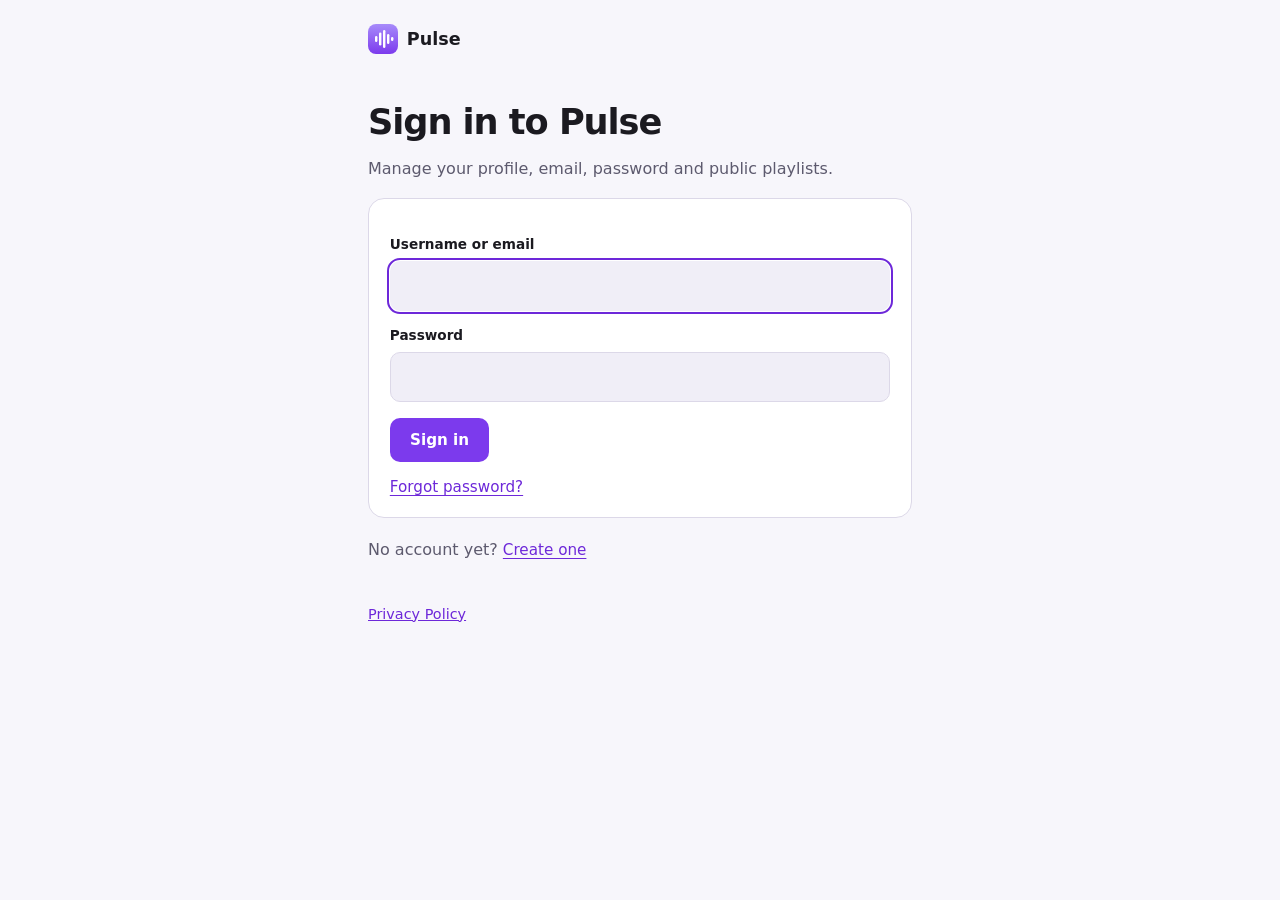
<file: site/account/index.html>
<!doctype html>
<html lang="en">
<head>
<meta charset="utf-8">
<script>try{var t=localStorage.getItem("pulse-theme");document.documentElement.dataset.theme=t||(matchMedia("(prefers-color-scheme: light)").matches?"light":"dark")}catch(e){document.documentElement.dataset.theme="dark"}</script>
<meta name="viewport" content="width=device-width, initial-scale=1">
<title>Your account · Pulse</title>
<meta name="robots" content="noindex">
<meta name="theme-color" content="#0b0b0e">
<meta name="description" content="Sign in to Pulse to sync your playlists and profile.">
<link rel="icon" href="../favicon.ico" sizes="any">
<link rel="icon" href="../img/favicon-32.png" sizes="32x32" type="image/png">
<meta property="og:site_name" content="Pulse">
<meta property="og:description" content="Sign in to Pulse to sync your playlists and profile.">
<meta property="og:image" content="https://listen2pulse.github.io/img/social-3.png">
<meta name="twitter:card" content="summary_large_image">
<style>
:root { --bg: #0b0b0e; --surface: #16161b; --surface-2: #1d1d24; --border: #2c2c36; --text: #ededf1; --muted: #a3a3b0; --accent: #7c3aed; --accent-soft: #a78bfa; --bad: #ffb4c2; --good: #86efac; color-scheme: dark; }
html[data-theme="light"] { --bg: #f7f6fb; --surface: #ffffff; --surface-2: #f0eef7; --border: #dcd8e8; --text: #1b1a20; --muted: #5d5a6e; --accent-soft: #6d28d9; --bad: #b4233c; --good: #15803d; color-scheme: light; }
* { box-sizing: border-box; }
body { margin: 0; min-height: 100vh; background: var(--bg); color: var(--text); font: 400 1rem/1.6 "Segoe UI Variable Text", "Segoe UI", system-ui, -apple-system, Arial, sans-serif; padding: 1.5rem; }
main { max-width: 34rem; margin: 0 auto; padding-bottom: 3rem; }
.home { display: inline-flex; align-items: center; gap: .55rem; color: var(--text); text-decoration: none; font-weight: 700; font-size: 1.1rem; }
.home svg { width: 30px; height: 30px; }
h1 { font-size: clamp(1.7rem, 5vw, 2.2rem); letter-spacing: -.03em; margin: 2rem 0 .4rem; overflow-wrap: anywhere; }
h2 { font-size: 1.05rem; margin: 0 0 .6rem; }
p { color: var(--muted); margin: .3rem 0; }
a { color: var(--accent-soft); }
.card { background: var(--surface); border: 1px solid var(--border); border-radius: 16px; padding: 1.3rem; margin-top: 1rem; }
label { display: block; font-size: .85rem; font-weight: 600; margin: .9rem 0 .3rem; }
input, textarea { width: 100%; font: inherit; color: var(--text); background: var(--surface-2); border: 1px solid var(--border); border-radius: 10px; padding: .7rem .85rem; }
textarea { min-height: 5rem; resize: vertical; }
input:focus, textarea:focus { outline: 2px solid var(--accent-soft); outline-offset: 1px; border-color: transparent; }
.row { display: flex; gap: .6rem; flex-wrap: wrap; align-items: center; margin-top: 1rem; }
button, .b { font-family: inherit; font-size: .95rem; font-weight: 600; line-height: 1.2; padding: .75rem 1.2rem; border-radius: 10px; border: 1px solid var(--border); background: transparent; color: var(--text); cursor: pointer; text-decoration: none; display: inline-flex; align-items: center; gap: .4rem; }
button:hover, .b:hover { border-color: var(--accent-soft); }
button.main { background: var(--accent); border-color: transparent; color: #fff; }
button.main:hover { filter: brightness(1.08); }
button.danger { color: var(--bad); }
button.main.danger { background: #b4233c; color: #fff; }
button:disabled { opacity: .55; cursor: wait; }
button:focus-visible, .b:focus-visible, a:focus-visible { outline: 2px solid var(--accent-soft); outline-offset: 3px; }
.link { border: 0; padding: 0; background: none; color: var(--accent-soft); font-weight: 500; text-decoration: underline; text-underline-offset: 3px; }
.hint { margin: .3rem 0 0; color: var(--muted); font-size: .82rem; }
.human { margin-top: 1rem; min-height: 65px; }
label.check { display: flex; gap: .55rem; align-items: flex-start; font-weight: 500; line-height: 1.45; margin-top: 1.1rem; }
label.check input { width: auto; margin-top: .2rem; accent-color: var(--accent); }
.msg { margin-top: .9rem; padding: .7rem .9rem; border-radius: 10px; font-size: .92rem; }
.msg.bad { background: color-mix(in srgb, var(--bad) 14%, transparent); color: var(--bad); }
.msg.good { background: color-mix(in srgb, var(--good) 14%, transparent); color: var(--good); }
.msg.info { background: color-mix(in srgb, var(--accent) 16%, transparent); color: var(--text); }
.who { display: flex; gap: 1rem; align-items: center; margin-top: 1.6rem; }
.avatar { width: 72px; height: 72px; border-radius: 50%; display: grid; place-items: center; background: linear-gradient(#a78bfa, #7c3aed); font-size: 1.9rem; font-weight: 700; color: #fff; flex: none; }
.who h1 { margin: 0; }
ul.lists { list-style: none; padding: 0; margin: .4rem 0 0; }
ul.lists li { display: flex; gap: .8rem; align-items: center; padding: .55rem 0; border-top: 1px solid var(--border); }
ul.lists li:first-child { border-top: 0; }
ul.lists img, ul.lists .ph { width: 44px; height: 44px; border-radius: 8px; object-fit: cover; background: var(--surface-2); flex: none; }
ul.lists .t { flex: 1; min-width: 0; }
ul.lists .t b, ul.lists .t span { display: block; white-space: nowrap; overflow: hidden; text-overflow: ellipsis; }
ul.lists .t span { color: var(--muted); font-size: .85rem; }
ul.lists button, ul.lists .b { padding: .5rem .8rem; font-size: .85rem; }
details summary { cursor: pointer; font-weight: 600; }
details[open] summary { margin-bottom: .4rem; }
.sr { position: absolute; width: 1px; height: 1px; overflow: hidden; clip: rect(0 0 0 0); white-space: nowrap; }
@media (pointer: fine) {
  html { cursor: url("data:image/svg+xml,%3Csvg xmlns='http://www.w3.org/2000/svg' width='28' height='28' viewBox='0 0 28 28'%3E%3Cpath d='M4 3v19.5l5.6-5.4 3.6 8.4 3.6-1.6-3.6-8.2H21z' fill='%230b0b0e' stroke='%23a78bfa' stroke-width='1.8' stroke-linejoin='round'/%3E%3C/svg%3E") 4 3, auto; }
  a, button, summary, label { cursor: url("data:image/svg+xml,%3Csvg xmlns='http://www.w3.org/2000/svg' width='28' height='28' viewBox='0 0 28 28'%3E%3Cpath d='M4 3v19.5l5.6-5.4 3.6 8.4 3.6-1.6-3.6-8.2H21z' fill='%237c3aed' stroke='%23f5f3ff' stroke-width='1.8' stroke-linejoin='round'/%3E%3C/svg%3E") 4 3, pointer; }
}
</style>
<style>@media all { @view-transition { navigation: auto; } ::view-transition-old(root) { animation: .22s ease-in both vt-out; } ::view-transition-new(root) { animation: .32s cubic-bezier(.2, .7, .2, 1) both vt-in; } @keyframes vt-out { to { opacity: 0; } } @keyframes vt-in { from { opacity: 0; transform: translateY(8px); } } }</style>
</head>
<body>
<main>
  <a class="home" href="../">
    <svg viewBox="0 0 30 30" aria-hidden="true"><defs><linearGradient id="g" x1="0" y1="0" x2="0" y2="1"><stop offset="0" stop-color="#a78bfa"/><stop offset="1" stop-color="#7c3aed"/></linearGradient></defs><rect width="30" height="30" rx="8" fill="url(#g)"/><g fill="#fff"><rect x="7" y="12" width="2.4" height="6" rx="1.2"/><rect x="11" y="8.5" width="2.4" height="13" rx="1.2"/><rect x="15" y="6" width="2.4" height="18" rx="1.2"/><rect x="19" y="10" width="2.4" height="10" rx="1.2"/><rect x="23" y="13" width="2.4" height="4" rx="1.2"/></g></svg>
    Pulse
  </a>
  <div id="page" aria-live="polite"><p style="margin-top:2rem">Loading…</p></div>
  <p style="margin-top:2.5rem;font-size:.9rem"><a href="../privacy/">Privacy Policy</a></p>
  <noscript><p>This page needs JavaScript. You can also manage your account in the Pulse app: Settings → Account.</p></noscript>
</main>
<script src="account.js"></script>
</body>
</html>
</file>
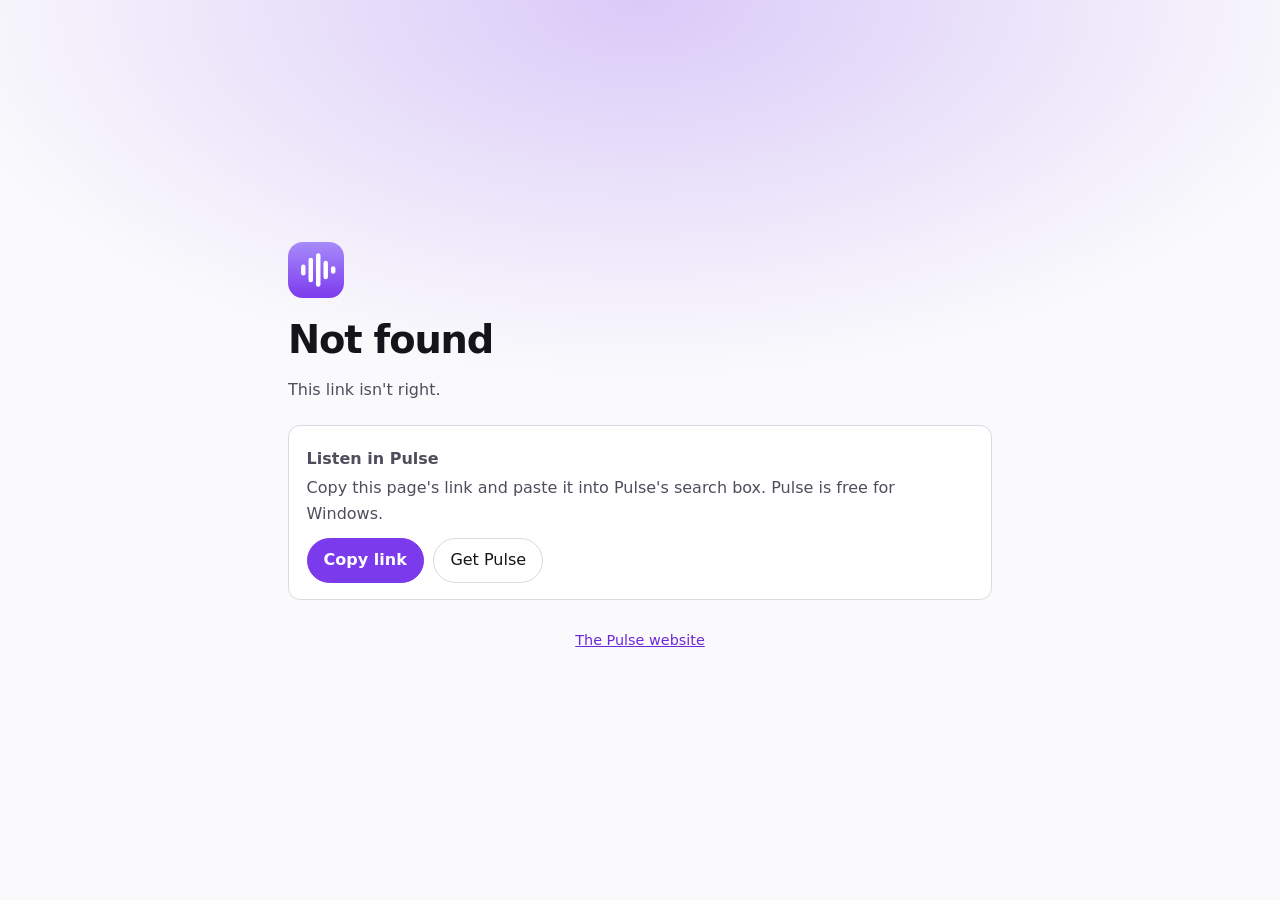
<file: site/p.html>
<!doctype html>
<html lang="en">
<head>
<meta charset="utf-8">
<script>try{var t=localStorage.getItem("pulse-theme");document.documentElement.dataset.theme=t||(matchMedia("(prefers-color-scheme: light)").matches?"light":"dark")}catch(e){document.documentElement.dataset.theme="dark"}</script>
<meta name="viewport" content="width=device-width, initial-scale=1">
<title>Playlist · Pulse</title>
<meta name="robots" content="noindex">
<meta name="theme-color" content="#0b0b0e">
<link rel="icon" href="img/favicon-32.png" sizes="32x32" type="image/png">
<style>
:root { --bg: #0b0b0e; --surface: #16161b; --border: #2c2c36; --text: #ededf1; --muted: #a3a3b0; --accent: #7c3aed; --accent-soft: #a78bfa; color-scheme: dark; }
* { box-sizing: border-box; }
body { margin: 0; min-height: 100vh; display: grid; place-items: center; background: radial-gradient(80% 60% at 50% 0%, rgba(124, 58, 237, .25), transparent 70%), var(--bg); color: var(--text); font: 400 1rem/1.6 "Segoe UI Variable Text", "Segoe UI", system-ui, -apple-system, Arial, sans-serif; padding: 1.5rem; }
main { max-width: 34rem; text-align: center; }
h1 { font-size: clamp(1.8rem, 5vw, 2.4rem); letter-spacing: -.03em; margin: 1rem 0 .5rem; }
p { color: var(--muted); margin: .4rem 0; }
a { color: var(--accent-soft); }
.btn { display: inline-flex; gap: .5rem; align-items: center; margin-top: 1.4rem; padding: .85rem 1.35rem; border-radius: 999px; background: var(--accent); color: #fff; font-weight: 600; text-decoration: none; box-shadow: 0 8px 28px rgba(124, 58, 237, .35); }
.btn:hover { background: #6d28d9; }
a:focus-visible { outline: 3px solid var(--accent-soft); outline-offset: 3px; border-radius: 8px; }
.note { margin-top: 1.8rem; font-size: .9rem; }
.logo { width: 56px; height: 56px; }

/* Cursor: black arrow with a purple edge; purple over anything clickable.
   Native cursors (no script), only for mouse users. */
@media (pointer: fine) {
  html { cursor: url("data:image/svg+xml,%3Csvg xmlns='http://www.w3.org/2000/svg' width='28' height='28' viewBox='0 0 28 28'%3E%3Cpath d='M4 3v19.5l5.6-5.4 3.6 8.4 3.6-1.6-3.6-8.2H21z' fill='%230b0b0e' stroke='%23a78bfa' stroke-width='1.8' stroke-linejoin='round'/%3E%3C/svg%3E") 4 3, auto; }
  a, button, summary, label, [role="button"] { cursor: url("data:image/svg+xml,%3Csvg xmlns='http://www.w3.org/2000/svg' width='28' height='28' viewBox='0 0 28 28'%3E%3Cpath d='M4 3v19.5l5.6-5.4 3.6 8.4 3.6-1.6-3.6-8.2H21z' fill='%237c3aed' stroke='%23f5f3ff' stroke-width='1.8' stroke-linejoin='round'/%3E%3C/svg%3E") 4 3, pointer; }
}
</style>
<style>
main { max-width: 44rem; width: 100%; text-align: left; }
.top { display: flex; gap: 1.2rem; align-items: center; margin-top: 1.2rem; }
.cover { width: 132px; height: 132px; border-radius: 12px; object-fit: cover; background: var(--surface); flex: none; box-shadow: 0 10px 30px rgba(0,0,0,.4); }
.avatar { width: 112px; height: 112px; border-radius: 50%; display: grid; place-items: center; background: linear-gradient(#a78bfa, #7c3aed); font-size: 2.6rem; font-weight: 700; color: #fff; flex: none; }
.kind { text-transform: uppercase; letter-spacing: .08em; font-size: .75rem; font-weight: 600; color: var(--muted); margin: 0; }
h1 { text-align: left; margin: .2rem 0 .3rem; overflow-wrap: anywhere; }
ol { list-style: none; padding: 0; margin: 1.6rem 0 0; }
li { display: grid; grid-template-columns: 2rem 44px 1fr auto; gap: .8rem; align-items: center; padding: .45rem .5rem; border-radius: 8px; }
li:hover { background: var(--surface); }
li .n { color: var(--muted); text-align: right; font-variant-numeric: tabular-nums; }
li img, li .ph { width: 44px; height: 44px; border-radius: 6px; object-fit: cover; background: var(--surface); }
li .t { min-width: 0; }
li .t b, li .t span { display: block; white-space: nowrap; overflow: hidden; text-overflow: ellipsis; }
li .t span, li .d { color: var(--muted); font-size: .9rem; }
.cards { display: grid; grid-template-columns: repeat(auto-fill, minmax(150px, 1fr)); gap: 1rem; margin-top: 1.2rem; }
.card { display: block; text-decoration: none; color: var(--text); background: var(--surface); padding: .7rem; border-radius: 12px; }
.card img, .card .ph { width: 100%; aspect-ratio: 1; border-radius: 8px; object-fit: cover; background: var(--border); display: block; }
.card b { display: block; margin-top: .5rem; overflow-wrap: anywhere; }
.card span { color: var(--muted); font-size: .85rem; }
.open { margin-top: 1.4rem; padding: 1rem 1.1rem; border: 1px solid var(--border); border-radius: 12px; background: var(--surface); }
.open p { margin: .25rem 0; }
.open .row { display: flex; gap: .6rem; flex-wrap: wrap; margin-top: .7rem; }
.open button, .open a.b { font: inherit; padding: .55rem 1rem; border-radius: 999px; border: 1px solid var(--border); background: transparent; color: var(--text); text-decoration: none; }
.open .main { background: var(--accent); border-color: var(--accent); color: #fff; font-weight: 600; }
.center { text-align: center; }
html[data-theme="light"] .avatar { color: #fff; }
</style>
<link rel="stylesheet" href="site.css">
</head>
<body>
<main>
  <a href="./" aria-label="Pulse website"><svg class="logo" viewBox="0 0 30 30" aria-hidden="true"><defs><linearGradient id="g" x1="0" y1="0" x2="0" y2="1"><stop offset="0" stop-color="#a78bfa"/><stop offset="1" stop-color="#7c3aed"/></linearGradient></defs><rect width="30" height="30" rx="8" fill="url(#g)"/><g fill="#fff"><rect x="7" y="12" width="2.4" height="6" rx="1.2"/><rect x="11" y="8.5" width="2.4" height="13" rx="1.2"/><rect x="15" y="6" width="2.4" height="18" rx="1.2"/><rect x="19" y="10" width="2.4" height="10" rx="1.2"/><rect x="23" y="13" width="2.4" height="4" rx="1.2"/></g></svg></a>
  <div id="page" aria-live="polite"><p>Loading…</p></div>
  <div class="open">
    <p><b>Listen in Pulse</b></p>
    <p>Copy this page's link and paste it into Pulse's search box. Pulse is free for Windows.</p>
    <div class="row"><button class="main" id="copy" type="button">Copy link</button><a class="b" href="download/">Get Pulse</a></div>
  </div>
  <p class="note center"><a href="./">The Pulse website</a></p>
</main>
<script src="share.js"></script>
<script>PulseShare.playlist();</script>
<script src="site.js" defer></script>
</body>
</html>
</file>
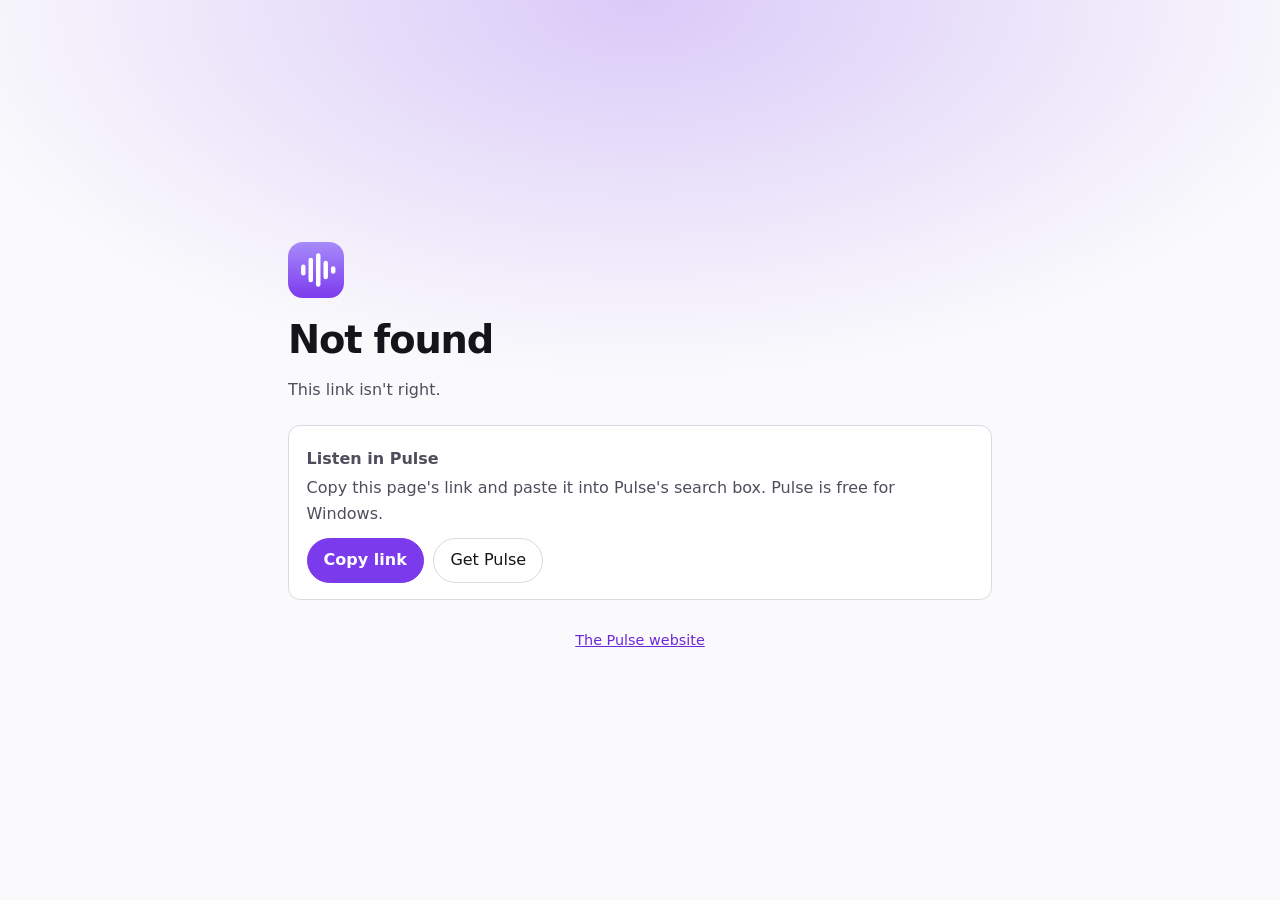
<file: site/u.html>
<!doctype html>
<html lang="en">
<head>
<meta charset="utf-8">
<script>try{var t=localStorage.getItem("pulse-theme");document.documentElement.dataset.theme=t||(matchMedia("(prefers-color-scheme: light)").matches?"light":"dark")}catch(e){document.documentElement.dataset.theme="dark"}</script>
<meta name="viewport" content="width=device-width, initial-scale=1">
<title>Profile · Pulse</title>
<meta name="robots" content="noindex">
<meta name="theme-color" content="#0b0b0e">
<link rel="icon" href="img/favicon-32.png" sizes="32x32" type="image/png">
<style>
:root { --bg: #0b0b0e; --surface: #16161b; --border: #2c2c36; --text: #ededf1; --muted: #a3a3b0; --accent: #7c3aed; --accent-soft: #a78bfa; color-scheme: dark; }
* { box-sizing: border-box; }
body { margin: 0; min-height: 100vh; display: grid; place-items: center; background: radial-gradient(80% 60% at 50% 0%, rgba(124, 58, 237, .25), transparent 70%), var(--bg); color: var(--text); font: 400 1rem/1.6 "Segoe UI Variable Text", "Segoe UI", system-ui, -apple-system, Arial, sans-serif; padding: 1.5rem; }
main { max-width: 34rem; text-align: center; }
h1 { font-size: clamp(1.8rem, 5vw, 2.4rem); letter-spacing: -.03em; margin: 1rem 0 .5rem; }
p { color: var(--muted); margin: .4rem 0; }
a { color: var(--accent-soft); }
.btn { display: inline-flex; gap: .5rem; align-items: center; margin-top: 1.4rem; padding: .85rem 1.35rem; border-radius: 999px; background: var(--accent); color: #fff; font-weight: 600; text-decoration: none; box-shadow: 0 8px 28px rgba(124, 58, 237, .35); }
.btn:hover { background: #6d28d9; }
a:focus-visible { outline: 3px solid var(--accent-soft); outline-offset: 3px; border-radius: 8px; }
.note { margin-top: 1.8rem; font-size: .9rem; }
.logo { width: 56px; height: 56px; }

/* Cursor: black arrow with a purple edge; purple over anything clickable.
   Native cursors (no script), only for mouse users. */
@media (pointer: fine) {
  html { cursor: url("data:image/svg+xml,%3Csvg xmlns='http://www.w3.org/2000/svg' width='28' height='28' viewBox='0 0 28 28'%3E%3Cpath d='M4 3v19.5l5.6-5.4 3.6 8.4 3.6-1.6-3.6-8.2H21z' fill='%230b0b0e' stroke='%23a78bfa' stroke-width='1.8' stroke-linejoin='round'/%3E%3C/svg%3E") 4 3, auto; }
  a, button, summary, label, [role="button"] { cursor: url("data:image/svg+xml,%3Csvg xmlns='http://www.w3.org/2000/svg' width='28' height='28' viewBox='0 0 28 28'%3E%3Cpath d='M4 3v19.5l5.6-5.4 3.6 8.4 3.6-1.6-3.6-8.2H21z' fill='%237c3aed' stroke='%23f5f3ff' stroke-width='1.8' stroke-linejoin='round'/%3E%3C/svg%3E") 4 3, pointer; }
}
</style>
<style>
main { max-width: 44rem; width: 100%; text-align: left; }
.top { display: flex; gap: 1.2rem; align-items: center; margin-top: 1.2rem; }
.cover { width: 132px; height: 132px; border-radius: 12px; object-fit: cover; background: var(--surface); flex: none; box-shadow: 0 10px 30px rgba(0,0,0,.4); }
.avatar { width: 112px; height: 112px; border-radius: 50%; display: grid; place-items: center; background: linear-gradient(#a78bfa, #7c3aed); font-size: 2.6rem; font-weight: 700; color: #fff; flex: none; }
.badge { display: inline-flex; align-items: center; gap: .35em; margin: .2rem 0 .4rem; padding: .2rem .65rem; border-radius: 999px; font-size: .8rem; font-weight: 600; color: #fbbf24; background: rgba(251, 191, 36, .1); border: 1px solid rgba(251, 191, 36, .35); }
.kind { text-transform: uppercase; letter-spacing: .08em; font-size: .75rem; font-weight: 600; color: var(--muted); margin: 0; }
h1 { text-align: left; margin: .2rem 0 .3rem; overflow-wrap: anywhere; }
ol { list-style: none; padding: 0; margin: 1.6rem 0 0; }
li { display: grid; grid-template-columns: 2rem 44px 1fr auto; gap: .8rem; align-items: center; padding: .45rem .5rem; border-radius: 8px; }
li:hover { background: var(--surface); }
li .n { color: var(--muted); text-align: right; font-variant-numeric: tabular-nums; }
li img, li .ph { width: 44px; height: 44px; border-radius: 6px; object-fit: cover; background: var(--surface); }
li .t { min-width: 0; }
li .t b, li .t span { display: block; white-space: nowrap; overflow: hidden; text-overflow: ellipsis; }
li .t span, li .d { color: var(--muted); font-size: .9rem; }
.cards { display: grid; grid-template-columns: repeat(auto-fill, minmax(150px, 1fr)); gap: 1rem; margin-top: 1.2rem; }
.card { display: block; text-decoration: none; color: var(--text); background: var(--surface); padding: .7rem; border-radius: 12px; }
.card img, .card .ph { width: 100%; aspect-ratio: 1; border-radius: 8px; object-fit: cover; background: var(--border); display: block; }
.card b { display: block; margin-top: .5rem; overflow-wrap: anywhere; }
.card span { color: var(--muted); font-size: .85rem; }
.open { margin-top: 1.4rem; padding: 1rem 1.1rem; border: 1px solid var(--border); border-radius: 12px; background: var(--surface); }
.open p { margin: .25rem 0; }
.open .row { display: flex; gap: .6rem; flex-wrap: wrap; margin-top: .7rem; }
.open button, .open a.b { font: inherit; padding: .55rem 1rem; border-radius: 999px; border: 1px solid var(--border); background: transparent; color: var(--text); text-decoration: none; }
.open .main { background: var(--accent); border-color: var(--accent); color: #fff; font-weight: 600; }
.center { text-align: center; }
html[data-theme="light"] .avatar { color: #fff; }
img.avatar { object-fit: cover; background: #1d1b26; }
</style>
<link rel="stylesheet" href="site.css">
</head>
<body>
<main>
  <a href="./" aria-label="Pulse website"><svg class="logo" viewBox="0 0 30 30" aria-hidden="true"><defs><linearGradient id="g" x1="0" y1="0" x2="0" y2="1"><stop offset="0" stop-color="#a78bfa"/><stop offset="1" stop-color="#7c3aed"/></linearGradient></defs><rect width="30" height="30" rx="8" fill="url(#g)"/><g fill="#fff"><rect x="7" y="12" width="2.4" height="6" rx="1.2"/><rect x="11" y="8.5" width="2.4" height="13" rx="1.2"/><rect x="15" y="6" width="2.4" height="18" rx="1.2"/><rect x="19" y="10" width="2.4" height="10" rx="1.2"/><rect x="23" y="13" width="2.4" height="4" rx="1.2"/></g></svg></a>
  <div id="page" aria-live="polite"><p>Loading…</p></div>
  <div class="open">
    <p><b>Listen in Pulse</b></p>
    <p>Copy this page's link and paste it into Pulse's search box. Pulse is free for Windows.</p>
    <div class="row"><button class="main" id="copy" type="button">Copy link</button><a class="b" href="download/">Get Pulse</a></div>
  </div>
  <p class="note center"><a href="./">The Pulse website</a></p>
</main>
<script src="share.js"></script>
<script>PulseShare.profile();</script>
<script src="site.js" defer></script>
</body>
</html>
</file>
<file: site/site.css>
/* Shared by every page: the floating menu (with its phone version), the light theme,
   and the scroll-in motion. The theme is set on <html data-theme> before the page
   draws (a small script in each page's <head>), so there's no flash. */

/* ---------- Floating menu ---------- */
header.top { position: sticky; top: 0; z-index: 10; padding: .8rem 0; pointer-events: none; background: none; border: 0; backdrop-filter: none; }
.nav { position: relative; pointer-events: auto; display: flex; align-items: center; gap: 1rem; width: min(100% - 1.5rem, 980px); height: auto; margin-inline: auto; padding: .45rem .45rem .45rem 1rem; background: rgba(19, 19, 24, .86); border: 1px solid var(--border); border-radius: 999px; box-shadow: 0 10px 40px rgba(0, 0, 0, .35); }
@supports (backdrop-filter: blur(10px)) { .nav { background: rgba(19, 19, 24, .66); backdrop-filter: blur(10px) saturate(140%); } }
.brand { display: flex; align-items: center; gap: .55rem; color: var(--text); text-decoration: none; font-weight: 700; font-size: 1.08rem; letter-spacing: -.01em; }
.brand svg { width: 26px; height: 26px; }
.brand small { color: var(--muted); font-weight: 500; font-size: .92rem; }
html { scroll-padding-top: 90px; }
.nav nav { margin-inline: auto; }
.nav ul { display: flex; gap: .2rem; list-style: none; margin: 0; padding: 0; }
.nav ul a { display: block; padding: .45rem .8rem; border-radius: 999px; color: var(--muted); text-decoration: none; font-size: .93rem; }
.nav ul a:hover, .nav ul a[aria-current] { color: var(--text); background: var(--surface-2); }
.nav .btn { padding: .6rem 1.05rem; font-size: .9rem; margin: 0; box-shadow: none; }

/* Round icon buttons in the menu: theme switch and (on phones) the menu */
.nav-icon { flex: none; display: grid; place-items: center; width: 38px; height: 38px; border-radius: 50%; border: 1px solid transparent; background: none; color: var(--muted); }
.nav-icon:hover { color: var(--text); background: var(--surface-2); }
.nav-icon:focus-visible { outline: 3px solid var(--accent-soft); outline-offset: 2px; }
.nav-icon svg { width: 19px; height: 19px; }
.account-btn { text-decoration: none; }
.account-btn.signed-in { background: var(--surface-2); border-color: var(--border); color: var(--text); font-weight: 700; font-size: .95rem; }
.account-btn.signed-in:hover { color: var(--text); border-color: var(--muted); }
.nav-icon .sun { display: none; }
[data-theme="light"] .nav-icon .sun { display: block; }
[data-theme="light"] .nav-icon .moon { display: none; }
.menu-btn { display: none; }
.menu-btn .i-close, .menu-btn[aria-expanded="true"] .i-open { display: none; }
.menu-btn[aria-expanded="true"] .i-close { display: inline; }

/* Phone: the links move into a panel under the menu */
.menu-panel { position: absolute; left: 0; right: 0; top: calc(100% + .5rem); display: grid; gap: .2rem; padding: .5rem; background: var(--surface); border: 1px solid var(--border); border-radius: 20px; box-shadow: 0 24px 60px rgba(0, 0, 0, .45); }
.menu-panel[hidden] { display: none; }
.menu-panel a { display: block; padding: .8rem 1rem; border-radius: 12px; color: var(--text); text-decoration: none; font-size: 1rem; }
.menu-panel a:hover, .menu-panel a:focus-visible { background: var(--surface-2); outline: none; }
.menu-panel .btn { justify-content: center; margin-top: .3rem; }
@media (max-width: 760px) {
  .nav nav { display: none; }
  .menu-btn { display: grid; }
  .nav .theme-btn { margin-left: auto; }
  .nav > .btn { padding: .55rem .9rem; }
}
@media (max-width: 440px) { .nav { gap: .35rem; } .nav > .btn { padding: .55rem .8rem; font-size: .85rem; } }
@media (max-width: 380px) { .nav > .btn { display: none; } }
@media all {
  .menu-panel:not([hidden]) { animation: menu-in .18s ease-out; }
  @keyframes menu-in { from { opacity: 0; transform: translateY(-6px); } }
}

/* ---------- Light theme (Pulse's own Default Light colors) ---------- */
html[data-theme="light"] {
  --bg: #fafafc; --bg-2: #f3f3f7; --surface: #ffffff; --surface-2: #ececf2; --border: #d9d9e2;
  --text: #14141a; --muted: #4e4e5c; --accent: #7c3aed; --accent-soft: #6d28d9;
  color-scheme: light;
}
[data-theme="light"] .nav { background: rgba(255, 255, 255, .82); box-shadow: 0 10px 40px rgba(20, 20, 40, .1); }
@supports (backdrop-filter: blur(10px)) { [data-theme="light"] .nav { background: rgba(255, 255, 255, .7); } }
[data-theme="light"] .menu-panel { box-shadow: 0 24px 60px rgba(20, 20, 40, .16); }
[data-theme="light"] .window { box-shadow: 0 30px 80px rgba(30, 20, 60, .18); }
[data-theme="light"] .window-bar i { background: #cfcfd8; }
[data-theme="light"] .download .box { background: radial-gradient(120% 140% at 50% 0%, rgba(124, 58, 237, .14), #ffffff 60%); }
[data-theme="light"] .meter, [data-theme="light"] .d-app { box-shadow: 0 40px 100px -30px rgba(30, 20, 60, .25); }
[data-theme="light"] .spark { background-image: linear-gradient(rgba(20, 20, 40, .08) 1px, transparent 1px); }
[data-theme="light"] .perf .copy small, [data-theme="light"] .d-hint, [data-theme="light"] .metric h3, [data-theme="light"] .spark .axis { color: #646472; }
[data-theme="light"] .ask-fab { background: #ffffff; color: #14141a; border-color: #d9d9e2; box-shadow: 0 8px 24px rgba(20, 20, 40, .12); }
@media (min-width: 1100px) { [data-theme="light"] .hero .window { box-shadow: -40px 40px 90px rgba(30, 20, 60, .18), -10px 0 60px rgba(124, 58, 237, .12); } }
/* Docs */
[data-theme="light"] article p, [data-theme="light"] article li, [data-theme="light"] td { color: #33333d; }
[data-theme="light"] .callout { background: #ffffff; }
[data-theme="light"] .flow li::before { background: var(--surface-2); }
/* Switching themes fades instead of snapping */
html.theme-fade, html.theme-fade * { transition: background-color .3s ease, color .3s ease, border-color .3s ease !important; }

/* ---------- Scroll-in motion ---------- */
@media all {
  html.motion .reveal { opacity: 0; transform: translateY(22px); transition: opacity .7s cubic-bezier(.2, .7, .2, 1) var(--d, 0s), transform .7s cubic-bezier(.2, .7, .2, 1) var(--d, 0s); }
  html.motion .reveal.in { opacity: 1; transform: none; }
}

/* Launch video in What's new */
.launch { position: relative; margin: 0 0 1rem; }
.launch video { display: block; width: 100%; aspect-ratio: 16 / 9; border-radius: 12px; background: #0b0b0e; cursor: pointer; }
.launch-sound { position: absolute; right: .6rem; top: .6rem; width: 38px; height: 38px; border-radius: 50%; border: 1px solid rgba(255,255,255,.25); background: rgba(11,11,14,.65); color: #fff; display: grid; place-items: center; backdrop-filter: blur(6px); }
.launch-sound:hover { background: rgba(124,58,237,.85); }
.launch-sound .i-on, .launch-sound.on .i-off { display: none; }
.launch-sound.on .i-on { display: block; }
.launch figcaption { margin-top: .4rem; font-size: .78rem; color: var(--muted); }
[data-theme="light"] .ask-fab:hover { background: #f3f3f7; border-color: #b9b9c6; }

/* ---------- Smooth movement ---------- */
/* Lenis does the smooth scrolling where it runs (smooth.js); the browser's own would fight it. */
html.lenis { scroll-behavior: auto !important; }
/* Pages cross-fade into each other (browsers that support it), unless motion is reduced. */
@media all {
  @view-transition { navigation: auto; }
  ::view-transition-old(root) { animation: .22s cubic-bezier(.4, 0, 1, 1) both vt-out; }
  ::view-transition-new(root) { animation: .32s cubic-bezier(.2, .7, .2, 1) both vt-in; }
  @keyframes vt-out { to { opacity: 0; } }
  @keyframes vt-in { from { opacity: 0; transform: translateY(8px); } }
}
</file>
